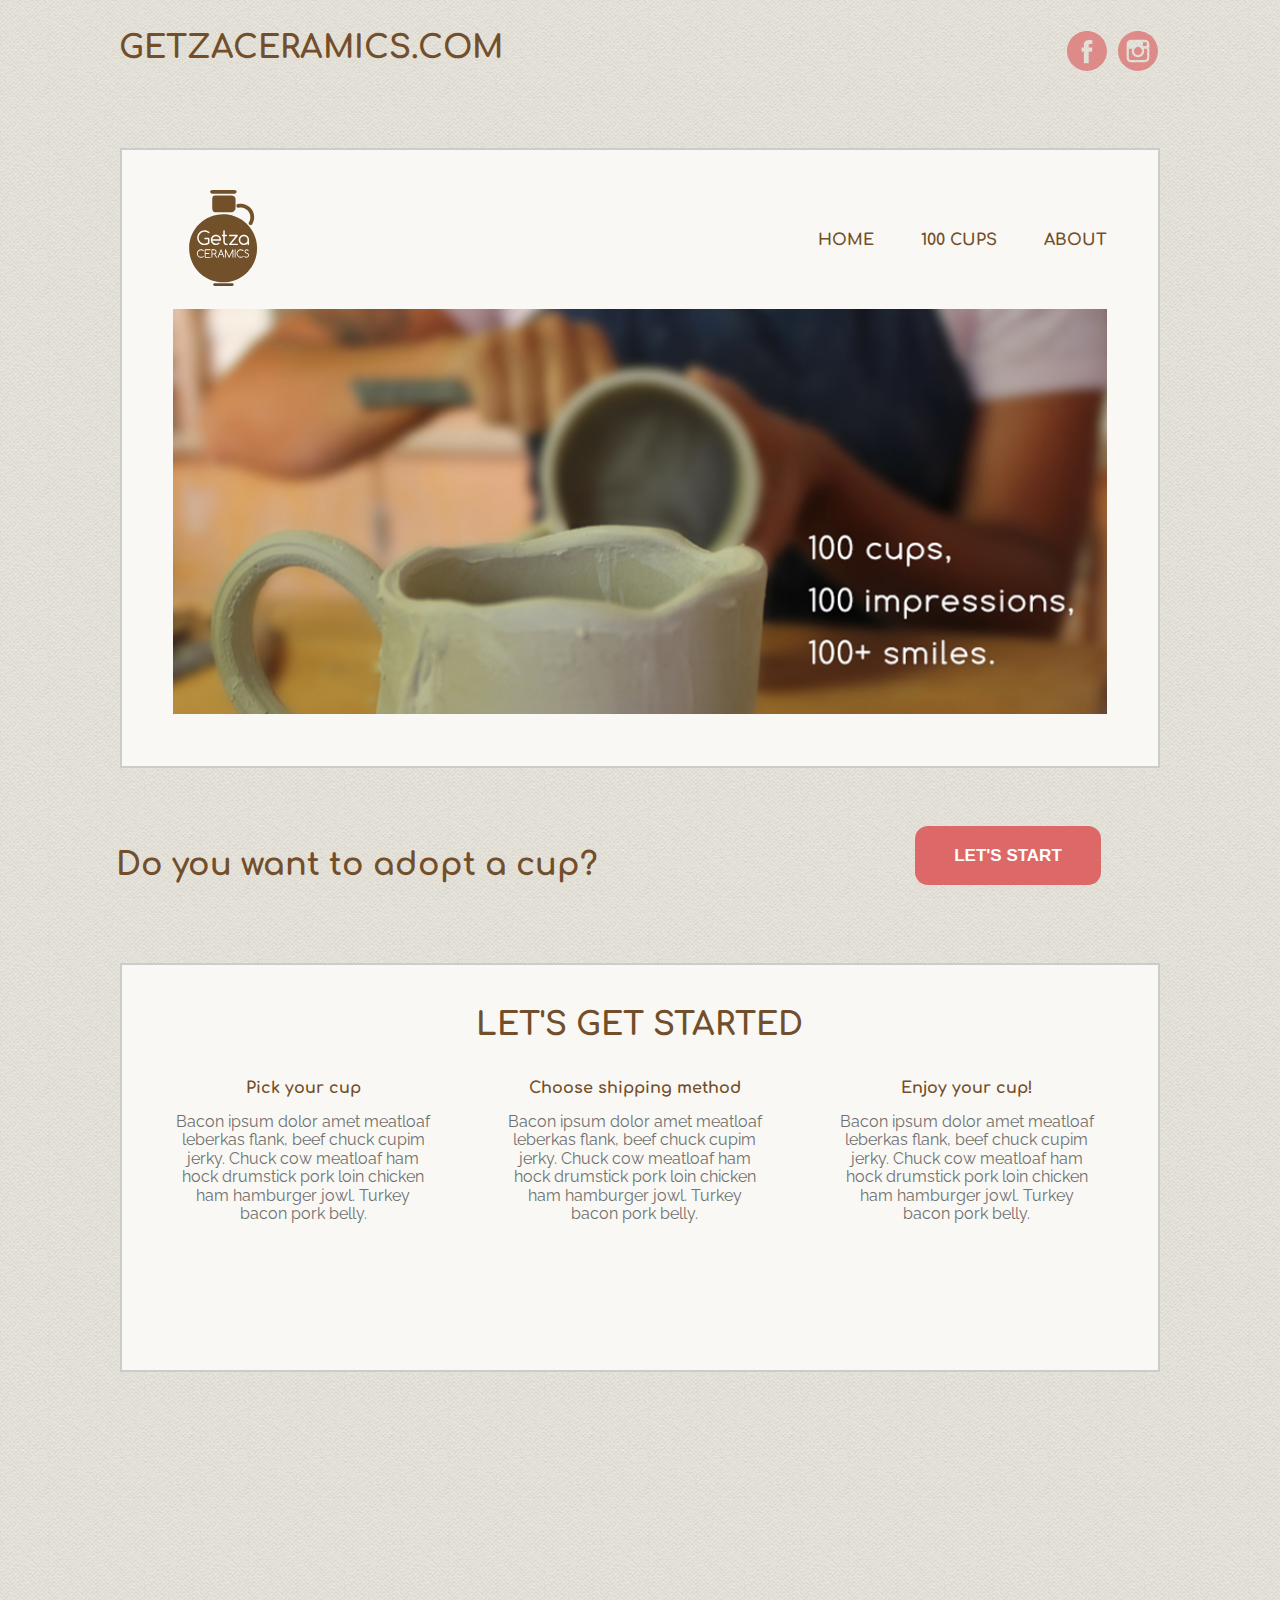
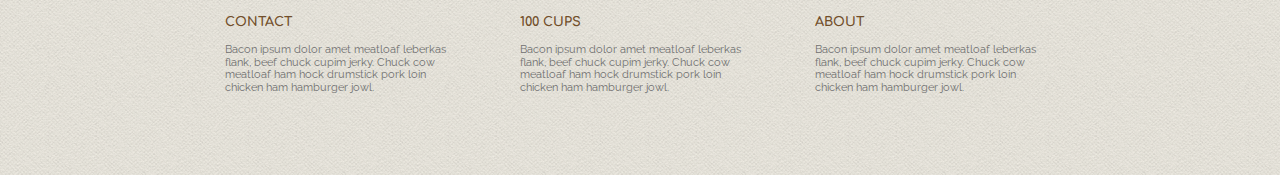
<file: index.html>
<!DOCTYPE html>
<html>
<head>
	<meta charset="utf-8">
  	<meta name="viewport" content="width=device-width, initial-scale=1">
 	<title>Getzaceramics | Handmade Ceramics</title>
 	<link rel="stylesheet" href="css/normalize.css">
 	<link rel="stylesheet" href="css/style.css">
 	<link href="https://fonts.googleapis.com/css?family=Comfortaa|Raleway" rel="stylesheet">
</head>
<body>
	<div class="wrapper">
			<header>
				<ul>
				<li> <h1> GETZACERAMICS.COM</h1></li>	
				<li> <a href="https://www.facebook.com/getzaceramics/"><img src="images/facebook.svg" alt="link to facebook"></a>
				</li>
				<li> <a href="https://www.instagram.com/explore/tags/getzaceramics/"><img src="images/instagram.svg" alt="link to instagram"></a>
				</li>
				
				</ul>
			</header>
		<div class="container">		
			
			<nav>
				<ul>
				<li><img src="images/logo-gc.svg"><a href="index.html"></a> </li>
    			<li class="border"><a href="index.html"> HOME</a></li>
				<li class="border"><a href="100cups.html"> 100 CUPS</a></li>
				<li class="border"><a href="about.html"> ABOUT</a></li>
			
				
				</ul>
			</nav>
			
			<div class="banner">
				<img src="images/banner.jpg"/>
			</div>
		</div>
		<section>
		<div class="call-for-action">
		<h1> Do you want to adopt a cup?</h1>
		</div>
		<div class="button">
		<a href="100cups.html" class="myButton"> LET'S START</a>
		</div>
		</section>
		<div class="container-sm">
			<div class="title">
				<h1> LET'S GET STARTED</h1>
			</div>
			<article>
				<h2> Pick your cup </h2>
				<p>
					Bacon ipsum dolor amet meatloaf leberkas flank, beef chuck cupim jerky. Chuck cow meatloaf ham hock drumstick pork loin chicken ham hamburger jowl. Turkey bacon pork belly.
				</p>
			</article>
			<article>
				<h2> Choose shipping method </h2>
				<p>
					Bacon ipsum dolor amet meatloaf leberkas flank, beef chuck cupim jerky. Chuck cow meatloaf ham hock drumstick pork loin chicken ham hamburger jowl. Turkey bacon pork belly.
				</p>
			</article>
			<article>
				<h2> Enjoy your cup! </h2>
				<p>
					Bacon ipsum dolor amet meatloaf leberkas flank, beef chuck cupim jerky. Chuck cow meatloaf ham hock drumstick pork loin chicken ham hamburger jowl. Turkey bacon pork belly.
				</p>
			</article>
		</div>

			<footer>
				<article>
					<h3> CONTACT </h3>
					<p>Bacon ipsum dolor amet meatloaf leberkas flank, beef chuck cupim jerky. Chuck cow meatloaf ham hock drumstick pork loin chicken ham hamburger jowl.
					</p>
				</article>
				<article>
					<h3> 100 CUPS</h3>
					<p>Bacon ipsum dolor amet meatloaf leberkas flank, beef chuck cupim jerky. Chuck cow meatloaf ham hock drumstick pork loin chicken ham hamburger jowl.
					</p>
				</article>
				<article>
					<h3> ABOUT </h3>
					<p>Bacon ipsum dolor amet meatloaf leberkas flank, beef chuck cupim jerky. Chuck cow meatloaf ham hock drumstick pork loin chicken ham hamburger jowl.
					</p>
				</article>
			</footer>
		
	 
  	</div>
</body>
</html>
</file>
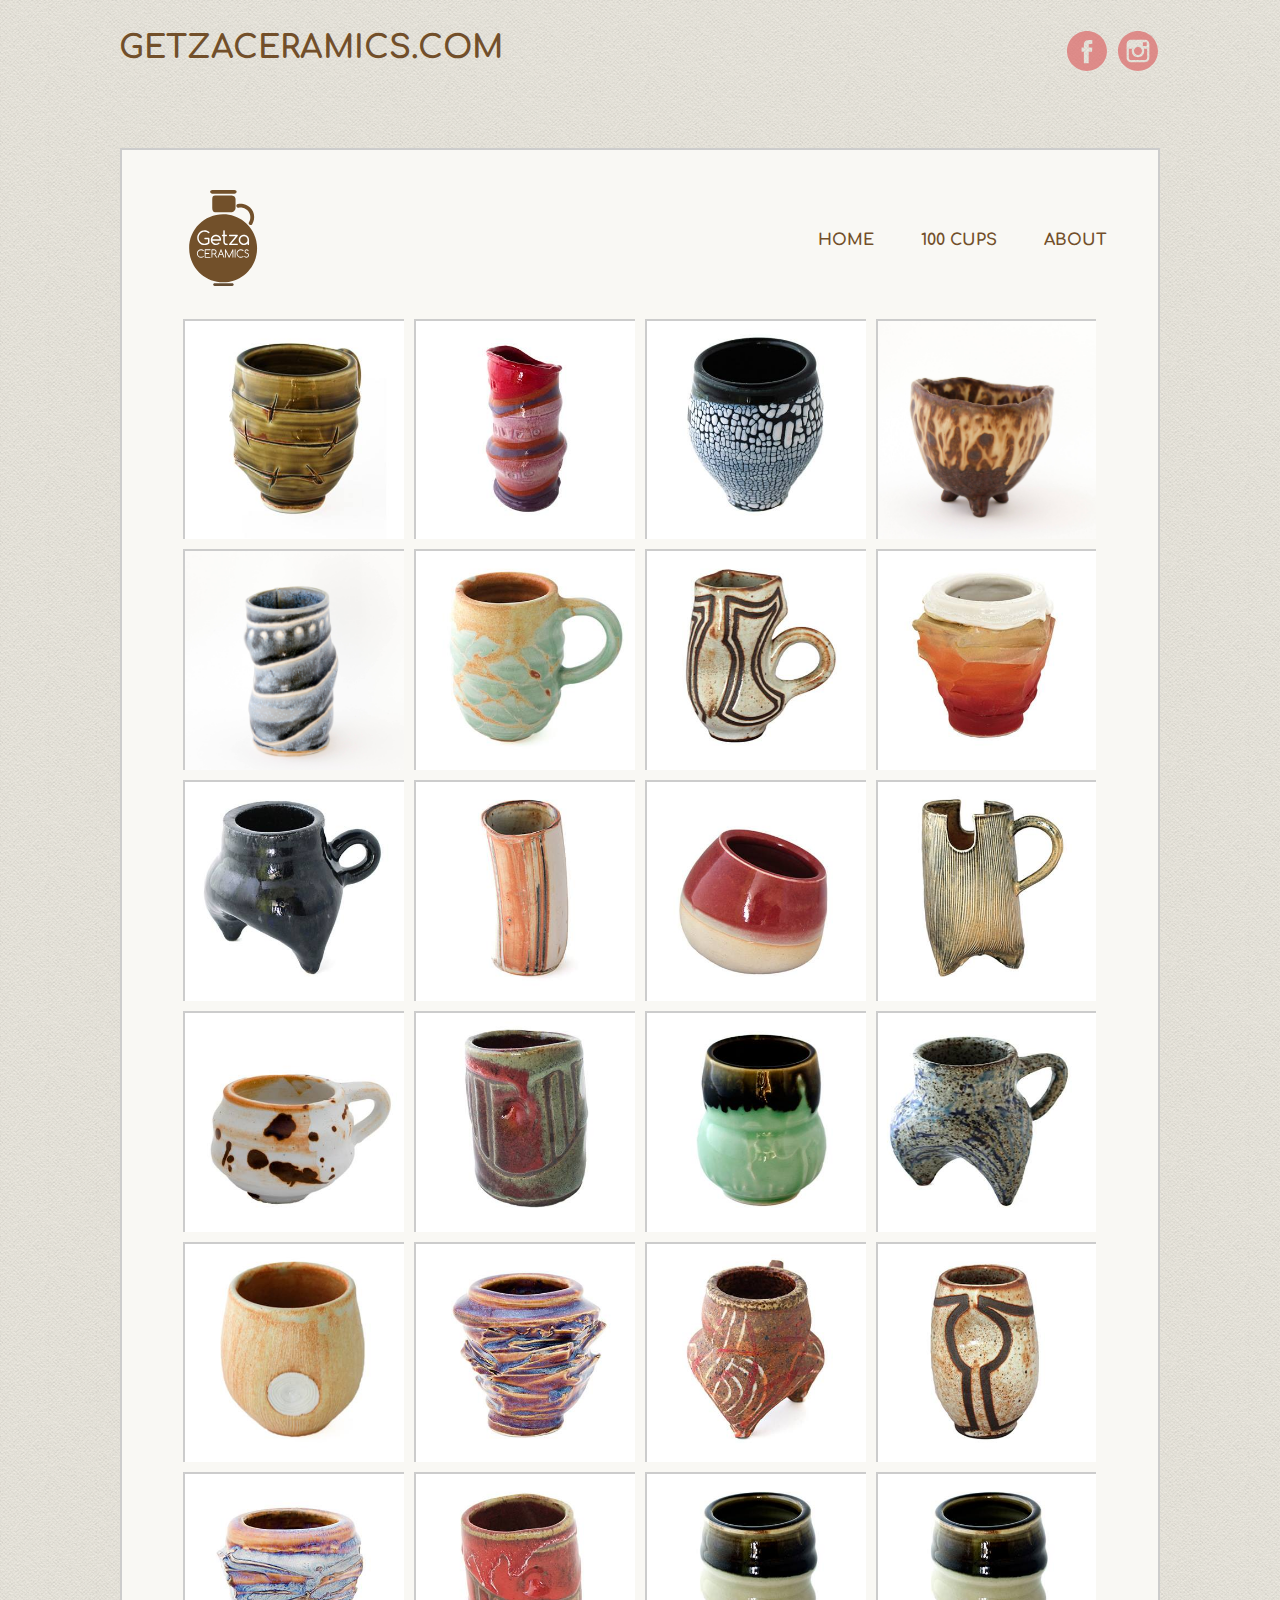
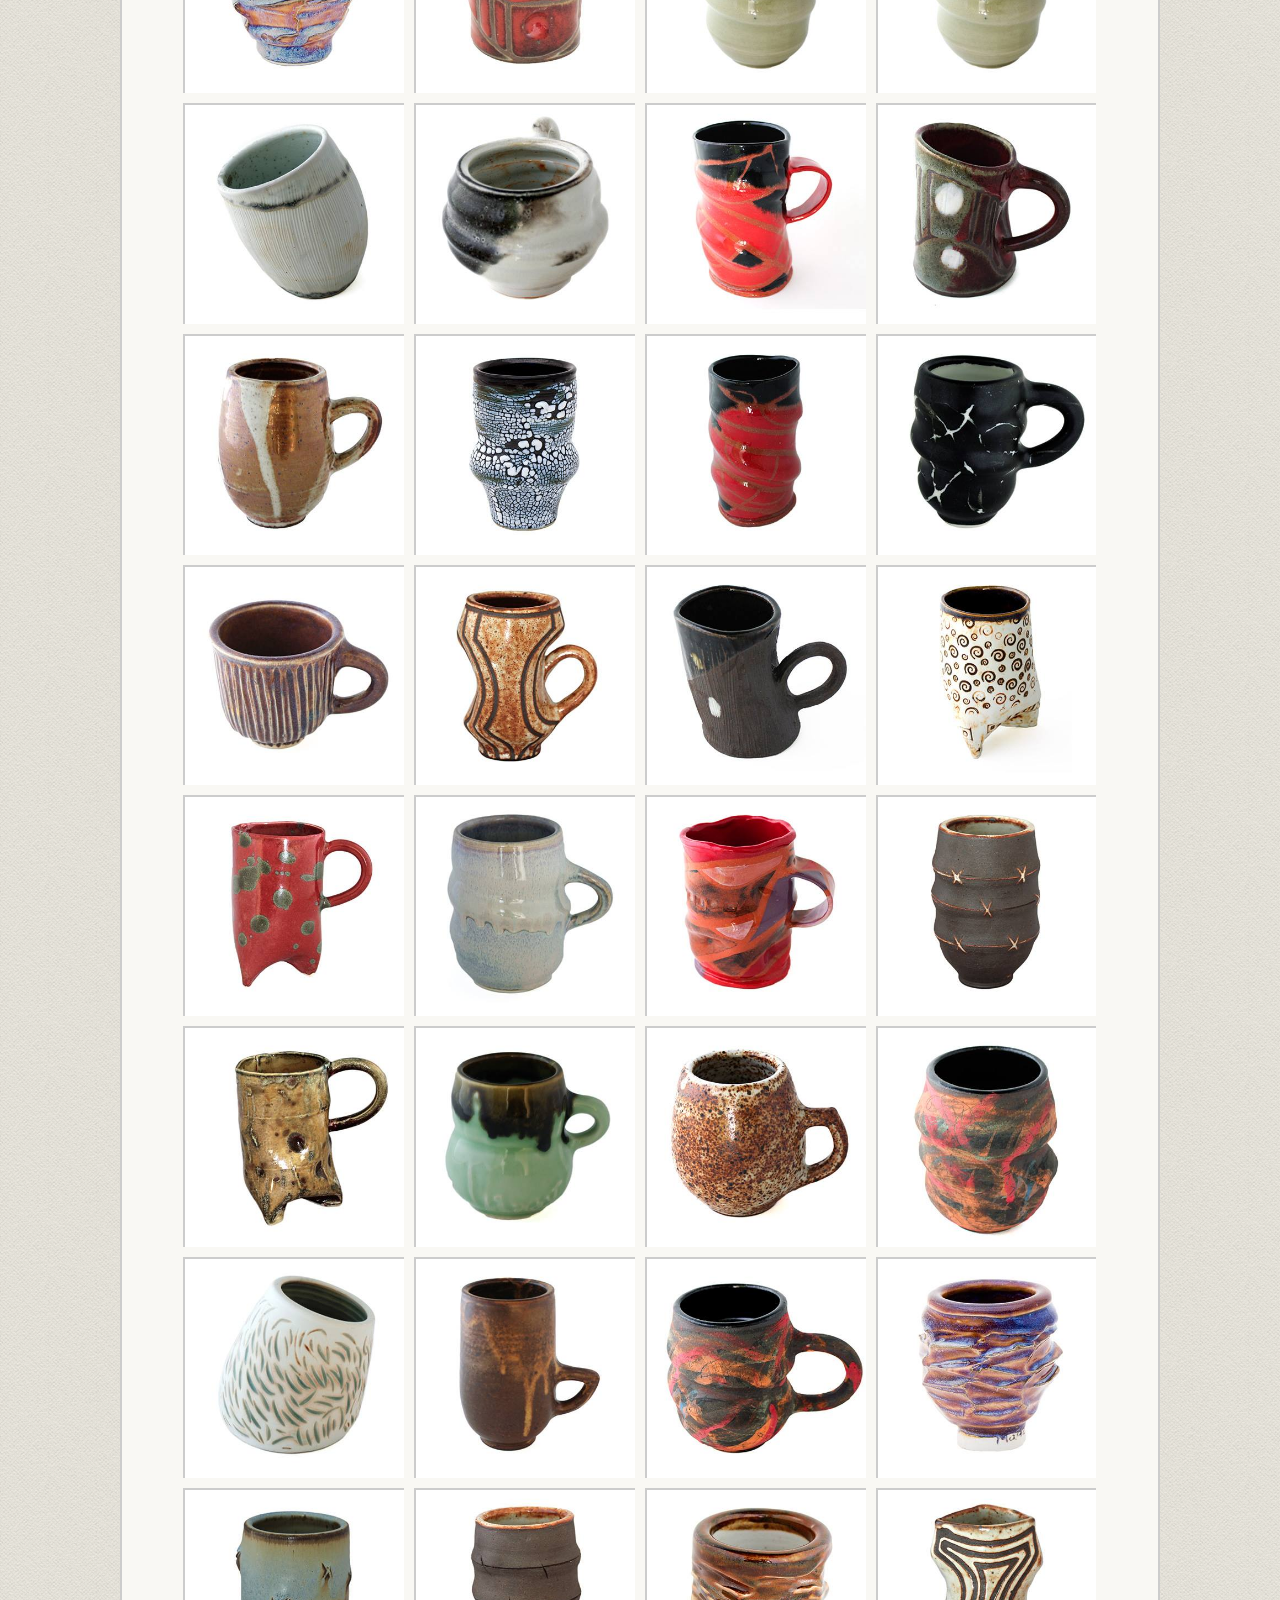
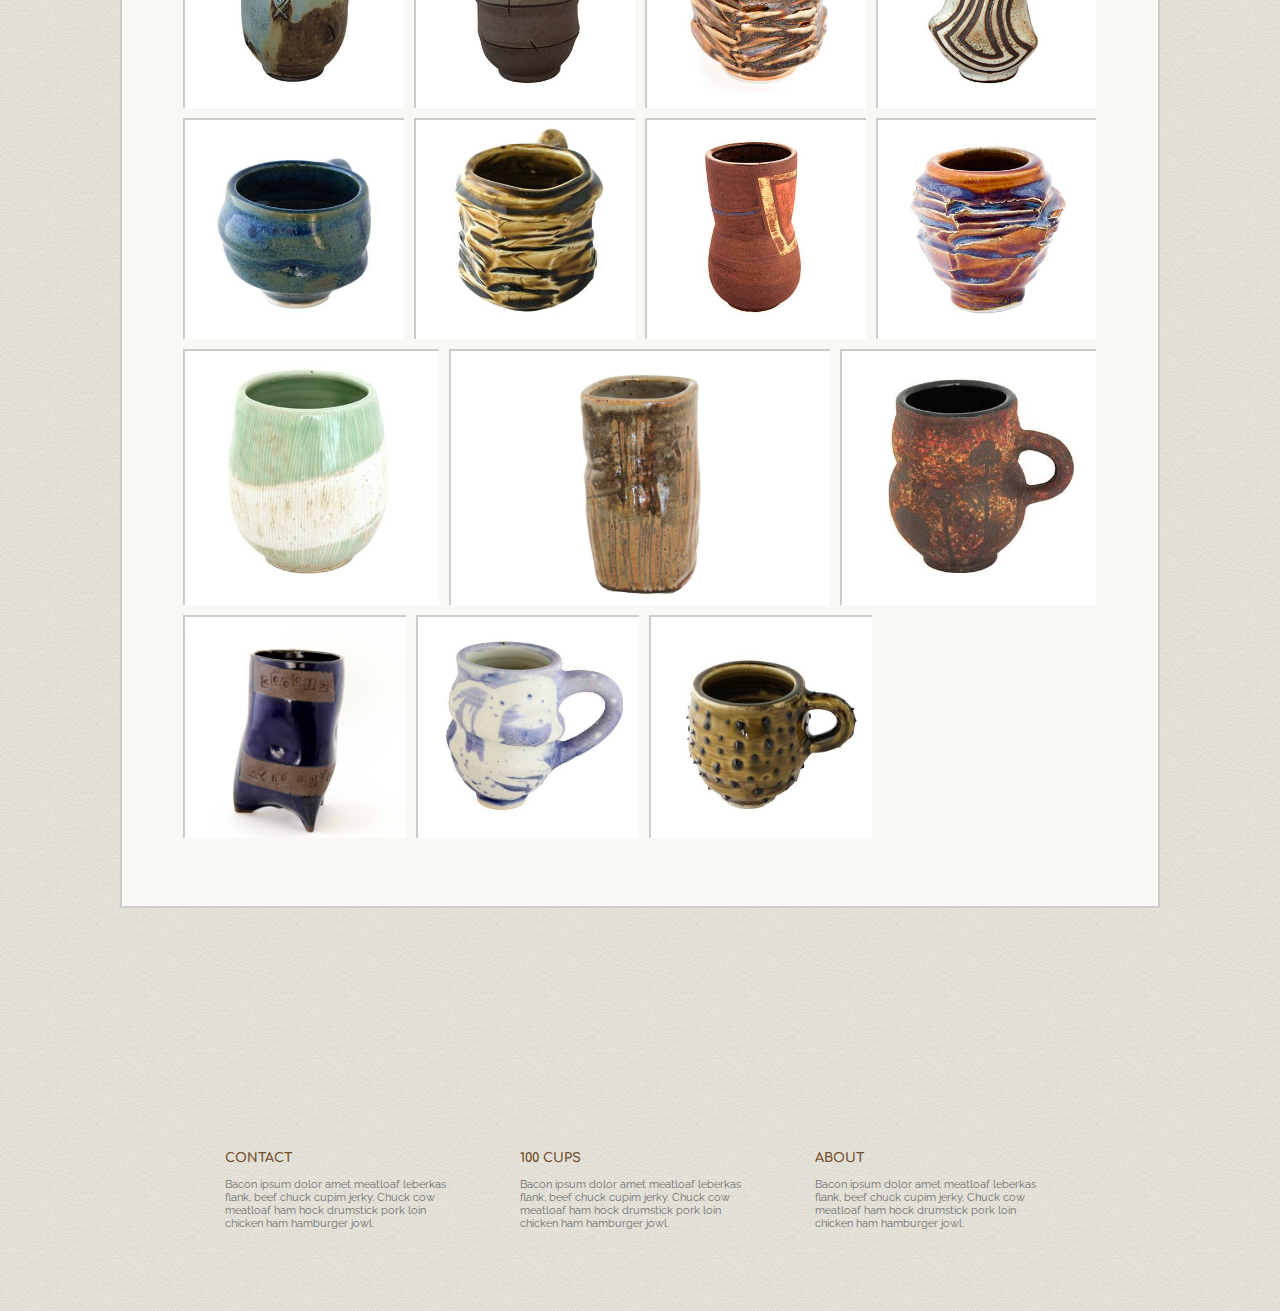
<file: 100cups.html>
<!DOCTYPE html>
<html>
<head>
	<meta charset="utf-8">
  	<meta name="viewport" content="width=device-width, initial-scale=1">
 	<title>Getzaceramics | Handmade Ceramics</title>
 	<link rel="stylesheet" href="css/normalize.css">
 	<link rel="stylesheet" href="css/style.css">
 	<link rel="stylesheet" href="css/justifiedGallery.min.css">
 	<link rel="stylesheet" href="css/colorbox.css">
 	<link href="https://fonts.googleapis.com/css?family=Comfortaa|Raleway" rel="stylesheet">
</head>
<body>
	<div class="wrapper">
			<header>
				<ul>
				<li> <h1> GETZACERAMICS.COM</h1></li>	
				<li> <a href="https://www.facebook.com/getzaceramics/"><img src="images/facebook.svg" alt="link to facebook"></a>
				</li>
				<li> <a href="https://www.instagram.com/explore/tags/getzaceramics/"><img src="images/instagram.svg" alt="link to instagram"></a>
				</li>
				
				</ul>
			</header>
			</header>
		<div class="container-2">		
			
			<nav>
				<ul>
				<li><img src="images/logo-gc.svg"><a href="index.html"></a> </li>
    			<li class="border"><a href="index.html"> HOME</a></li>
				<li class="border"><a href="100cups.html"> 100 CUPS</a></li>
				<li class="border"><a href="about.html"> ABOUT</a></li>
				</ul>
			</nav>
			<div id="mygallery" >
	    
	    	<a class='gallery' href="images/100cups.jpg">
	        <img  alt="ADOPTED" src="images/100cups.jpg"/>
	    	</a>
	    	<a class='gallery' href="images/100cups_2.jpg">
	        <img alt="ADOPTED" src="images/100cups_2.jpg"/>
	    	</a>
	    	<a  class='gallery'href="images/100cups_3.jpg">
	        <img alt="ADOPTED" src="images/100cups_3.jpg"/>
	    	</a>
	    	<a  class='gallery' href="images/100cups_4.jpg">
	        <img alt="ADOPTED" src="images/100cups_4.jpg"/>
	    	</a>
	    	<a class='gallery' href="images/100cups_5.jpg">
	        <img alt="ADOPTED" src="images/100cups_5.jpg"/>
	    	</a>
	    	<a class='gallery' href="images/100cups_6.jpg">
	        <img alt="ADOPTED" src="images/100cups_6.jpg"/>
	    	</a>
	    	<a class='gallery' href="images/100cups_7.jpg">
	        <img alt="ADOPTED" src="images/100cups_7.jpg"/>
	    	</a>
	    	<a  class='gallery' href="images/100cups_8.jpg">
	        <img alt="ADOPTED" src="images/100cups_8.jpg"/>
	    	</a>
	    	<a class='gallery' href="images/100cups_9.jpg">
	        <img alt="ADOPTED" src="images/100cups_9.jpg"/>
	    	</a>
	    	<a class='gallery' href="images/100cups_10.jpg">
	        <img alt="ADOPTED" src="images/100cups_10.jpg"/>
	    	</a>
	    	<a  class='gallery' href="images/100cups_11.jpg">
	        <img alt="ADOPTED" src="images/100cups_11.jpg"/>
	    	</a>
	    	<a class='gallery' href="images/100cups_12.jpg">
	        <img alt="ADOPTED" src="images/100cups_12.jpg"/>
	    	</a>
	    	<a class='gallery' href="images/100cups_13.jpg">
	        <img alt="ADOPTED" src="images/100cups_13.jpg"/>
	    	</a>
	    	<a  class='gallery' href="images/100cups_14.jpg">
	        <img alt="ADOPTED" src="images/100cups_14.jpg"/>
	    	</a>
	    	<a class='gallery' href="images/100cups_15.jpg">
	        <img alt="ADOPTED" src="images/100cups_15.jpg"/>
	    	</a>
	    	<a  class='gallery' href="images/100cups_16.jpg">
	        <img alt="ADOPTED" src="images/100cups_16.jpg"/>
	    	</a>
	    	<a class='gallery' href="images/100cups_17.jpg">
	        <img alt="ADOPTED" src="images/100cups_17.jpg"/>
	    	</a>
	    	<a class='gallery' href="images/100cups_18.jpg">
	        <img alt="ADOPTED" src="images/100cups_18.jpg"/>
	    	</a>
	    	<a class='gallery' href="images/100cups_19.jpg">
	        <img alt="ADOPTED" src="images/100cups_19.jpg"/>
	    	</a>
	    	<a class='gallery' href="images/100cups_20.jpg">
	        <img alt="ADOPTED" src="images/100cups_20.jpg"/>
	    	</a>
	    	<a  class='gallery' href="images/100cups_21.jpg">
	        <img alt="ADOPTED" src="images/100cups_21.jpg"/>
	    	</a>
	    	<a class='gallery' href="images/100cups_22.jpg">
	        <img alt="ADOPTED" src="images/100cups_22.jpg"/>
	    	</a>
	    	<a class='gallery' href="images/100cups_23.jpg">
	        <img alt="ADOPTED" src="images/100cups_24.jpg"/>
	    	</a>
	    	<a class='gallery' href="images/100cups_24.jpg">
	        <img alt="ADOPTED" src="images/100cups_24.jpg"/>
	    	</a>
	    	<a  class='gallery' href="images/100cups_25.jpg">
	        <img alt="ADOPTED" src="images/100cups_25.jpg"/>
	    	</a>
	    	<a  class='gallery' href="images/100cups_26.jpg">
	        <img alt="ADOPTED" src="images/100cups_26.jpg"/>
	    	</a>
	    	<a class='gallery' href="images/100cups_27.jpg">
	        <img alt="ADOPTED" src="images/100cups_27.jpg"/>
	    	</a>
	    	<a class='gallery' href="images/100cups_28.jpg">
	        <img alt="ADOPTED" src="images/100cups_28.jpg"/>
	    	</a>
	    	<a class='gallery' href="images/100cups_29.jpg">
	        <img alt="ADOPTED" src="images/100cups_29.jpg"/>
	    	</a>
	    	<a class='gallery' href="images/100cups_30.jpg">
	        <img alt="ADOPTED" src="images/100cups_30.jpg"/>
	    	</a>
	    	<a class='gallery' href="images/100cups_31.jpg">
	        <img alt="ADOPTED" src="images/100cups_31.jpg"/>
	    	</a>
	    	<a class='gallery' href="images/100cups_32.jpg">
	        <img alt="ADOPTED" src="images/100cups_32.jpg"/>
	    	</a>
	    	<a class='gallery' href="images/100cups_33.jpg">
	        <img alt="ADOPTED" src="images/100cups_33.jpg"/>
	    	</a>
	    	<a class='gallery' href="images/100cups_34.jpg">
	        <img alt="ADOPTED" src="images/100cups_34.jpg"/>
	    	</a>
	    	<a class='gallery' href="images/100cups_35.jpg">
	        <img alt="ADOPTED" src="images/100cups_35.jpg"/>
	    	</a>
	    	<a href="images/100cups_36.jpg">
	        <img alt="ADOPTED" src="images/100cups_36.jpg"/>
	    	</a>
	    	<a class='gallery' href="images/100cups_37.jpg">
	        <img alt="ADOPTED" src="images/100cups_37.jpg"/>
	    	</a>
	    	<a class='gallery' href="images/100cups_38.jpg">
	        <img alt="ADOPTED" src="images/100cups_38.jpg"/>
	    	</a>
	    	<a class='gallery' href="images/100cups_39.jpg">
	        <img alt="ADOPTED" src="images/100cups_39.jpg"/>
	    	</a>
	    	<a class='gallery' href="images/100cups_40.jpg">
	        <img alt="ADOPTED" src="images/100cups_40.jpg"/>
	    	</a>
	    	<a class='gallery' href="images/100cups_41.jpg">
	        <img alt="ADOPTED" src="images/100cups_41.jpg"/>
	    	</a>
	    	<a class='gallery' href="images/100cups_42.jpg">
	        <img alt="ADOPTED" src="images/100cups_42.jpg"/>
	    	</a>
	    	<a  class='gallery' href="images/100cups_43.jpg">
	        <img alt="ADOPTED" src="images/100cups_43.jpg"/>
	    	</a>
	    	<a class='gallery' href="images/100cups_44.jpg">
	        <img alt="ADOPTED" src="images/100cups_44.jpg"/>
	    	</a>
	    	<a class='gallery' href="images/100cups_45.jpg">
	        <img alt="ADOPTED" src="images/100cups_45.jpg"/>
	    	</a>
	    	<a class='gallery' href="images/100cups_46.jpg">
	        <img alt="ADOPTED" src="images/100cups_46.jpg"/>
	    	</a>
	    	<a class='gallery' href="images/100cups_47.jpg">
	        <img alt="ADOPTED" src="images/100cups_47.jpg"/>
	    	</a>
	    	<a class='gallery' href="images/100cups_48.jpg">
	        <img alt="ADOPTED" src="images/100cups_48.jpg"/>
	    	</a>
	    	<a class='gallery' href="images/100cups_49.jpg">
	        <img alt="ADOPTED" src="images/100cups_49.jpg"/>
	    	</a>
	    	<a class='gallery' href="images/100cups_50.jpg">
	        <img alt="ADOPTED" src="images/100cups_50.jpg"/>
	    	</a>
	    	<a class='gallery' href="images/100cups_51.jpg">
	        <img alt="ADOPTED" src="images/100cups_51.jpg"/>
	    	</a>
	    	<a  class='gallery' href="images/100cups_52.jpg">
	        <img alt="ADOPTED" src="images/100cups_52.jpg"/>
	    	</a>
	    	<a class='gallery' href="images/100cups_53.jpg">
	        <img alt="ADOPTED" src="images/100cups_53.jpg"/>
	    	</a>
	    	<a class='gallery' href="images/100cups_54.jpg">
	        <img alt="ADOPTED" src="images/100cups_54.jpg"/>
	    	</a>
	    	<a class='gallery' href="images/100cups_55.jpg">
	        <img alt="ADOPTED" src="images/100cups_55.jpg"/>
	    	</a>
	    	<a class='gallery' href="images/100cups_56.jpg">
	        <img alt="ADOPTED" src="images/100cups_56.jpg"/>
	    	</a>
	    	<a  class='gallery'href="images/100cups_57.jpg">
	        <img alt="ADOPTED" src="images/100cups_57.jpg"/>
	    	</a>
	    	<a class='gallery' href="images/100cups_58.jpg">
	        <img alt="ADOPTED" src="images/100cups_58.jpg"/>
	    	</a>
	    	<a class='gallery' href="images/100cups_59.jpg">
	        <img alt="ADOPTED" src="images/100cups_59.jpg"/>
	    	</a>
	    	<a  class='gallery' href="images/100cups_60.jpg">
	        <img alt="ADOPTED" src="images/100cups_60.jpg"/>
	    	</a>
	    	<a  class='gallery' href="images/100cups_61.jpg">
	        <img alt="ADOPTED" src="images/100cups_61.jpg"/>
	    	</a>
	    	<a  class='gallery' href="images/100cups_62.jpg">
	        <img alt="ADOPTED" src="images/100cups_62.jpg"/>
	    	</a>



	    	<!-- other images... -->
			</div>
		
		</div>
		

			<footer>
				<article>
					<h3> CONTACT </h3>
					<p>Bacon ipsum dolor amet meatloaf leberkas flank, beef chuck cupim jerky. Chuck cow meatloaf ham hock drumstick pork loin chicken ham hamburger jowl.
					</p>
				</article>
				<article>
					<h3> 100 CUPS</h3>
					<p>Bacon ipsum dolor amet meatloaf leberkas flank, beef chuck cupim jerky. Chuck cow meatloaf ham hock drumstick pork loin chicken ham hamburger jowl.
					</p>
				</article>
				<article>
					<h3> ABOUT </h3>
					<p>Bacon ipsum dolor amet meatloaf leberkas flank, beef chuck cupim jerky. Chuck cow meatloaf ham hock drumstick pork loin chicken ham hamburger jowl.
					</p>
				</article>
			</footer>
		
	 	<script src="https://ajax.googleapis.com/ajax/libs/jquery/2.1.4/jquery.min.js"></script>
	 	<script src="js/jquery.justifiedGallery.min.js"></script>
		<script src="js/jquery.colorbox-min.js"></script>
  	<script src="js/javascript.js"></script>
  	<script>
  jQuery('a.gallery').colorbox();
</script
	
	
  	</div>
</body>
</html>
</file>
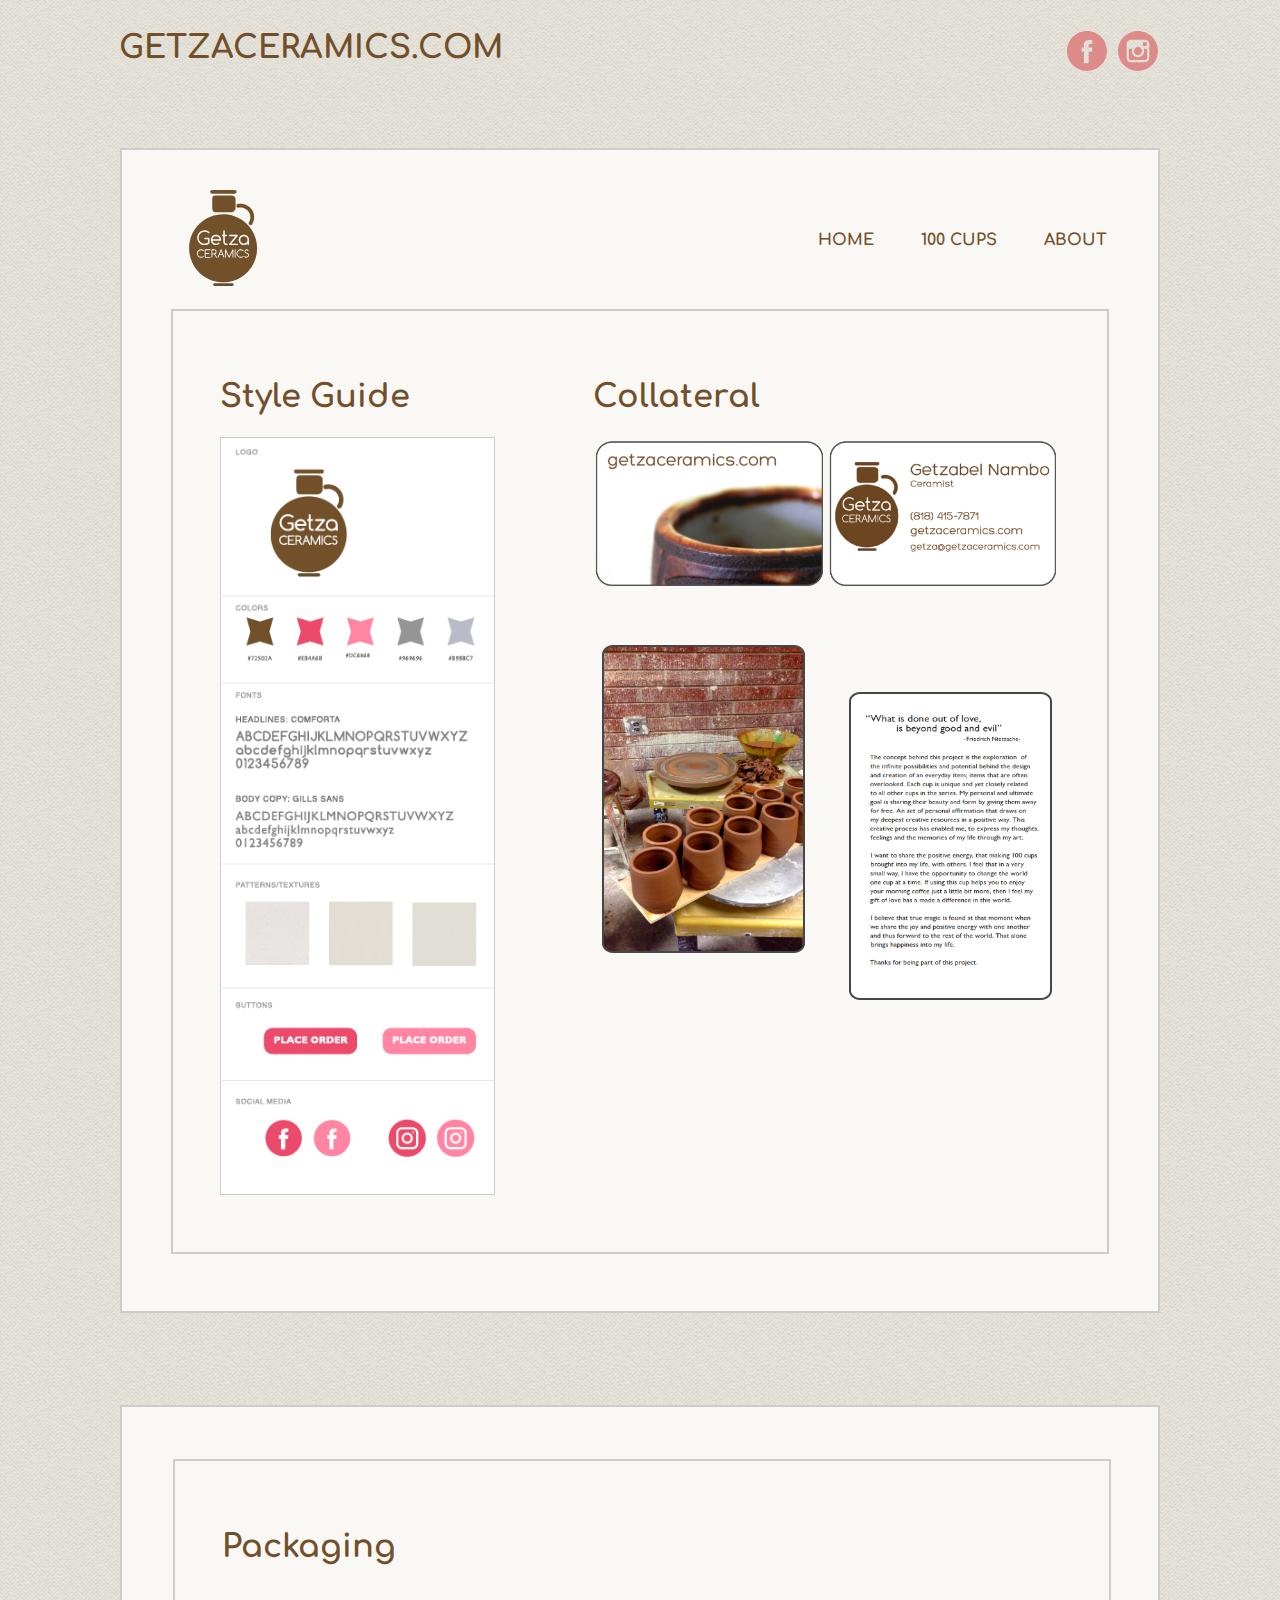
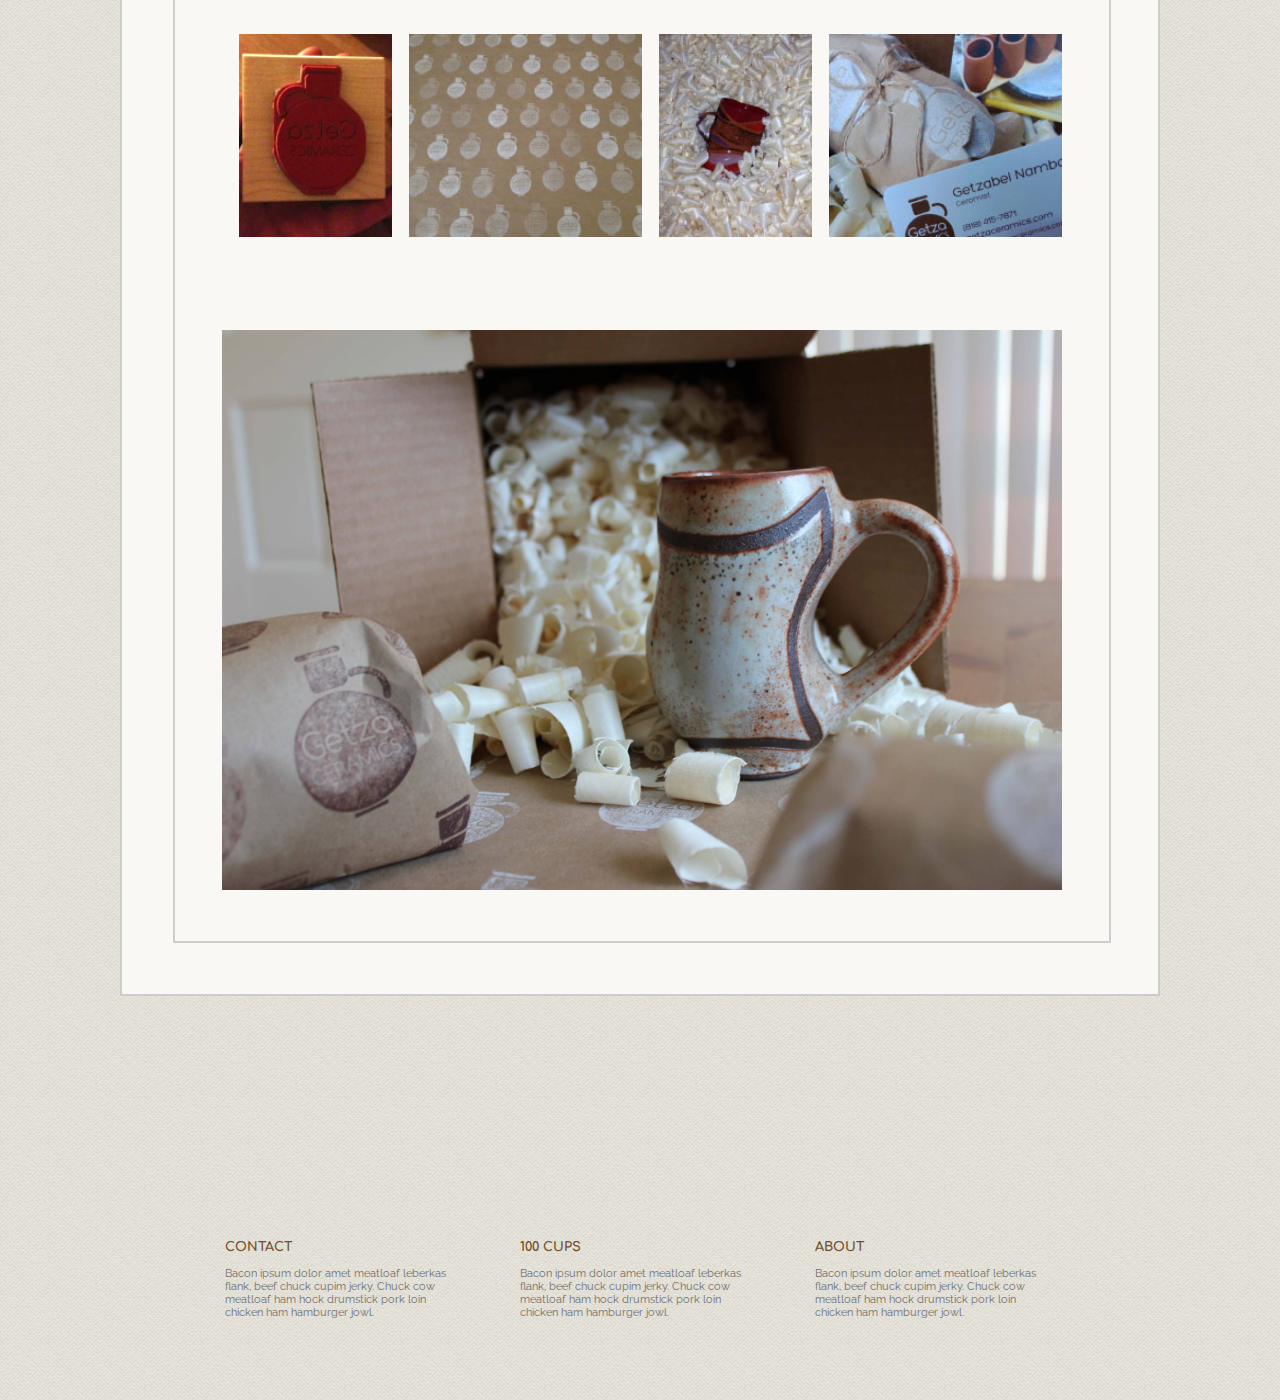
<file: about.html>
<!DOCTYPE html>
<html>
<head>
	<meta charset="utf-8">
  	<meta name="viewport" content="width=device-width, initial-scale=1">
 	<title>Getzaceramics | Handmade Ceramics</title>
 	<link rel="stylesheet" href="css/normalize.css">
 	<link rel="stylesheet" href="css/style.css">
 	<link href="https://fonts.googleapis.com/css?family=Comfortaa|Raleway" rel="stylesheet">
</head>
<body>
	<div class="wrapper">
			<header>
				<ul>
				<li> <h1> GETZACERAMICS.COM</h1></li>	
				<li> <a href="https://www.facebook.com/getzaceramics/"><img src="images/facebook.svg" alt="link to facebook"></a>
				</li>
				<li> <a href="https://www.instagram.com/explore/tags/getzaceramics/"><img src="images/instagram.svg" alt="link to instagram"></a>
				</li>
				
				</ul>
			</header>
		<div class="container-2">		
			
			<nav>
				<ul>
				<li><img src="images/logo-gc.svg"><a href="index.html"></a> </li>
    			<li class="border"><a href="index.html"> HOME</a></li>
				<li class="border"><a href="100cups.html"> 100 CUPS</a></li>
				<li class="border"><a href="about.html"> ABOUT</a></li>
				</ul>
			</nav>
			<div class="container-inside">
				<div class="styleguide">
					<h1> Style Guide </h1>
					<img src="images/styleguide-narrow.png"/>
				</div>

				<div class="collateral">
						<div class="title-2">
					<h1> Collateral </h1>
					</div>
					
					
					<div class="businesscards">
						<div class="businesscard-left">
						<img src="images/businesscard-back.png"/>
						</div>
						<div class="businesscard-right">
						<img src="images/businesscard.png"/>
						</div>
					</div>
				</div>
				<div class="collateral-2">
					<div class="postcards">

						<div class="postcard-left">
						<img src="images/postcard-front.png"/>
						</div>
						<div class="postcard-right">
						<img src="images/postcard-back.png"/>
						</div>
					</div>
				</div>
			</div>
		
		</div>
		<div class="container-sm-2">
			<div class="inside-container-sm-2">
				<div class="title-3">
					<h1> Packaging </h1>
				</div>
				<div class="packaging">
				<img src="images/stamp.jpg">
				<img src="images/wrapping-papper-sm.jpg">
				<img src="images/woodcurls.jpg">
				<img src="images/insidebox.jpg">
				</div>
				<div class="packaging-2">
					<img src="images/packaging.jpg">
				</div>
			</div>
		</div>

			<footer>
				<article>
					<h3> CONTACT </h3>
					<p>Bacon ipsum dolor amet meatloaf leberkas flank, beef chuck cupim jerky. Chuck cow meatloaf ham hock drumstick pork loin chicken ham hamburger jowl.
					</p>
				</article>
				<article>
					<h3> 100 CUPS</h3>
					<p>Bacon ipsum dolor amet meatloaf leberkas flank, beef chuck cupim jerky. Chuck cow meatloaf ham hock drumstick pork loin chicken ham hamburger jowl.
					</p>
				</article>
				<article>
					<h3> ABOUT </h3>
					<p>Bacon ipsum dolor amet meatloaf leberkas flank, beef chuck cupim jerky. Chuck cow meatloaf ham hock drumstick pork loin chicken ham hamburger jowl.
					</p>
				</article>
			</footer>
		
	 	<script src="https://ajax.googleapis.com/ajax/libs/jquery/2.1.4/jquery.min.js"></script>

</body>
</html>
</file>
<file: css/style.css>
/* Colors
light brown:#f9f8f4
dark brown:#724f2a
medium brown:#dcd8ce
salmon:#dc6868
light salmon:#ff9999;
gray:#bebebe
light gray:#dddddd
dark gray:#707070
8e6336
*/
body{
	background-image: url("../images/seamless_paper_texture.png");
	background-repeat: repeat;
	background-cover;
   	width: 100%;
   	height: 100%;
    position: absolute;
    display:block;   
}
.wrapper{
	width: 90%;
	height: 100%;
	margin: 0 auto;	
}
.container{
	width: 90%;
	height:auto;
	background-color: #f9f8f4;
	display: block;
	margin: 0 auto;
	border:2px solid #ccc;
	display: flex;
    flex-direction: column;
}
.container-2{
	width: 90%;
	height:auto;
	background-color: #f9f8f4;
	margin: 0 auto;
	border:2px solid #ccc;
	display: flex;
    flex-direction: column;
    flex-wrap: wrap;
    padding-bottom: 5%;
}
.container-inside{
	width: 90%;
	height:100%;
	background-color: #f9f8f4;
	display: block;
	margin: 0 auto;
	padding-bottom: 5%;
	border:2px solid #ccc;
}
.container-sm{
	width: 90%;
	height:45%;
	background-color: #f9f8f4;
	display: block;
	margin: 0 auto;
	border:2px solid #ccc;
}
.content{
	display:flex;
}
.container-sm-2{
	width: 90%;
	height: auto;
	background-color: #f9f8f4;
	margin: 8% auto;
	border:2px solid #ccc;
}
.styleguide{
	height:80%;
	max-width: 35%;
	overflow: hidden;
	float: left;
	margin-left: 5%;
    margin-top: 5%;
}
.banner img{
	width: 90%;
}
.styleguide img{
	width: 90%;
	border:1px #ccc solid;	
}
.collateral{
	height: 50%;
	width: 50%;
	margin:0 auto;
	overflow: hidden;
	float:right;
	margin: 5% 5% 4% 0;
}
.businesscard-left{
	float: left;
	overflow: hidden;
}
.businesscard-right{
	float:right;
	overflow: hidden;
}
.businesscards{display:flex;}
.businesscards img{
	width: 100%;
}
.collateral-2{
	width: 50%;
	float:right;
	overflow: hidden;
	margin: 0 5% 5% 5%;
}
.postcard-left{float: left;}
.postcard-right{
	float: right;
	margin-top: 10%;
}
.packaging{
	display:flex;
	flex-direction:row;
	justify-content:space-between;
	margin: 5%;
	width: 100%;	
}
.packaging img{
	flex-grow:1;
	margin-left: 2%;
	justify-content:space-between;	
}
.inside-container-sm-2{
	border:2px #ccc solid;
	width: 90%;
	margin: 5%;
	display:flex;
	flex-direction:row;
	justify-content:space-between;
	flex-wrap:wrap;
}
.packaging-2{margin:5%;}
.packaging-2 img{width: 100%;}
.title-3{margin:5% 0 0% 5%;}
#mygallery{
	width: 90%;
    margin: 0 auto;
}
#mygallery img{border:2px solid #ccc;}
header{
	width:95%;
	height:10%;
	display: inline-block;
	margin-bottom: 5%;
}
header li:first-child{
	margin-top: 1%;
	flex-grow:2;
}
header li:nth-child(2), header li:nth-child(3){
	margin-top: 2%;
	opacity: .7;
	margin-left: 1%;
}
header li:nth-child(2):hover, header li:nth-child(3):hover{opacity: 1;}
header ul{
    list-style-type: none;
    margin: 0;
    padding: 0;
    overflow: hidden;
    font-family: 'Comfortaa', cursive;
    color:#724f2a;
    text-decoration: none;
    height: 85px;
    display: flex;
}
li:first-child{flex-grow:2;}
li {
    float: left;
    margin-left: 5%;
     font-family: 'Comfortaa', cursive;
    color:#724f2a;
    text-decoration: none;
    align-self:center;
}
nav li:first-child{margin-left: 0;}
a {
	font-family: 'Comfortaa', cursive;
    color:#724f2a;
    text-decoration: none;
    font-weight: bold;
}
a:hover{color:#dc6868;}
.top-nav{
	height: 130px;
	display: flex;
    flex-direction: row;
}
.top-nav img{padding-top: 1%;}
.banner{
	display: flex;
    justify-content: center;
	margin-bottom: 5%;
}
article{
	width: 25%;
    float: left;
    margin-right: 2%;
    margin-left: 5%;
    margin-bottom: 10%;
    text-align: center;
}
nav > ul > li > a {text-decoration: none;}
.border{ position:relative;}
.border:hover::after{
    content:'';
    position:absolute;
    width: 100%;
    height: 0;    
    left:0;
    bottom:-50% ;/*Change this to increase/decrease distance*/
    border-bottom: 2px solid #ff9999;     
}
/* Navigation */
nav {
  	margin: 0 auto;
	padding: 1%;
	width: 90%;
	list-style-type: none;
  	display: -webkit-flex;
 	-webkit-flex-direction: row;
  	-webkit-justify-content: space-between;
  	-webkit-flex-wrap: wrap;
}
nav li:first-child:hover::after{border-bottom: none;}
nav ul {
    list-style-type: none;
    margin-top:4%;
    padding: 0;
	height:10%;
	display: inline-block;
	font-family: 'Comfortaa', cursive;
    color:#724f2a;
    text-decoration: none;
    height: 85px;
    display: inline-flex;
    width: 100%;
    justify-content: flex-end;
}
nav ul:nth-child(2){border-bottom: 2px solid #dddddd;}
nav a {
	display: inline-flex;
	color: inherit;
	text-decoration: none;
}
/* typography */
h1{
	font:cofortaa;
	font-size: 2em;
	color:#724f2a;
	font-family: 'Comfortaa', cursive;
}
h2{
	text-align: center;
	font-size: 1rem;
	color:#724f2a;
	font-family: 'Comfortaa', cursive;
	font-weight: bold;
}
h3{
	text-align: left;
	font-size: .8rem;
	color:#724f2a;
	font-family: 'Comfortaa', cursive;
	font-weight: bold;
}
footer p{text-align: left;}
p{
	font-family: 'Raleway', sans-serif;
	font-size: 1em;
	color:#707070;
}
section{
	margin-top: 5%;
	margin-bottom: 5%;
	width: 90%;
	overflow: hidden;
}
.call-for-action{
	float:left;
	padding-left: 5%;
}
.title{
	text-align: center;
	padding-top: 2%;
}
/* Button Styles*/
.button{float:right;}
.myButton {
	background-color:#dc6868;
	-moz-border-radius:13px;
	-webkit-border-radius:13px;
	border-radius:13px;
	display:inline-block;
	cursor:pointer;
	color:#ffffff;
	font-family:Arial;
	font-size:17px;
	padding:20px 39px;
	text-decoration:none;
}
.myButton:hover {background-color:#ff9999;}
.myButton:active {
	position:relative;
	top:1px;
}
/*footer*/
footer{
	margin-top: 20%;
	padding-bottom: 15%;
	width: 80%;
	margin-left: 10%;
	font-size: .7em;
}
@media screen and (max-width: 760px) {
.banner img{
	width: 90%;
	height: 30%;
}
.content{
	display:flex;
	flex-direction:column;
}
article {
    width: 90%;
    float: left;
    margin-right: 2%;
    margin-left: 5%;
    text-align: center;
}
nav a {
	display: inline-flex;
	color: inherit;
	text-decoration: none;
	flex-wrap:wrap;
}
header{
	margin: 0 auto;
	height: 100px;
}
header ul{
	width: 100%;
	margin: 0 auto;
}
header li:first-child{margin-top: 1%;}

header h1 {
    font-size: .9em;
    color: #724f2a;
    font-family: 'Comfortaa', cursive;
    float: left;
}
header li {
    float: left;
    margin-left: 5%;
    font-family: 'Comfortaa', cursive;
    color: #724f2a;
    text-decoration: none;   
}
h1{font-size: 1.2rem;}
nav li{

    float: left;
    margin-left: 5%;
    font-family: 'Comfortaa', cursive;
    color: #724f2a;
    text-decoration: none;
    align-self: center;
    font-size: 0.7rem;
}
.myButton {
    background-color: #dc6868;
    -moz-border-radius: 13px;
    -webkit-border-radius: 13px;
    border-radius: 13px;
    display: inline-block;
    cursor: pointer;
    color: #fff;
    font-family: Raleway;
    font-size: 17px;
    padding: 10px 20px;
    text-decoration: none;
    text-align: center;
    font-size: .8rem;
}
.container-sm {
    width: 90%;
    height: auto;
    background-color: #f9f8f4;
    margin: 0 auto;
    border: 2px solid #ccc;
    display: flex;
    flex-direction: column;
}
.container-inside {
    width: 90%;
    height: 100%;
    background-color: #f9f8f4;
    display: block;
    margin: 0 auto;
    display: flex;
    flex-direction: column;
    border: none;
}
.styleguide {
    height: 100%;
    max-width: 100%;
}
.title-2{margin: 5%;}
.collateral {
    height: 90%;
    width: 100%;
    margin: 5% 5% 4% 0;
    display: flex;
    flex-direction: column;
}
.businesscards {display: inline-block;}
.collateral-2 {width: 90%;}
.packaging{
   	border:none;
    margin: 5%;
    width: 90%;
    flex-wrap: wrap;
    align-items:center;
}
.inside-container-sm-2{
	border:none;
}
.packaging img {
    flex-grow: 0;
    margin: 2%
}
.packaging-2 img {
    width: 90%;
}
.postcard-right {
    float: right;
    margin-top: 5%;
}
}
</file>
<file: css/colorbox.css>
/*
    Colorbox Core Style:
    The following CSS is consistent between example themes and should not be altered.
*/
#colorbox, #cboxOverlay, #cboxWrapper{position:absolute; top:0; left:0; z-index:9999; overflow:hidden; -webkit-transform: translate3d(0,0,0);}
#cboxWrapper {max-width:none;}
#cboxOverlay{position:fixed; width:100%; height:100%;}
#cboxMiddleLeft, #cboxBottomLeft{clear:left;}
#cboxContent{position:relative;}
#cboxLoadedContent{overflow:auto; -webkit-overflow-scrolling: touch;}
#cboxTitle{margin:0;}
#cboxLoadingOverlay, #cboxLoadingGraphic{position:absolute; top:0; left:0; width:100%; height:100%;}
#cboxPrevious, #cboxNext, #cboxClose, #cboxSlideshow{cursor:pointer;}
.cboxPhoto{float:left; margin:auto; border:0; display:block; max-width:none; -ms-interpolation-mode:bicubic;}
.cboxIframe{width:100%; height:100%; display:block; border:0; padding:0; margin:0;}
#colorbox, #cboxContent, #cboxLoadedContent{box-sizing:content-box; -moz-box-sizing:content-box; -webkit-box-sizing:content-box;}

/* 
    User Style:
    Change the following styles to modify the appearance of Colorbox.  They are
    ordered & tabbed in a way that represents the nesting of the generated HTML.
*/
#cboxOverlay{background:#000; opacity: 0.9; filter: alpha(opacity = 90);}
#colorbox{outline:0;}
    #cboxContent{margin-top:20px;background:#000;}
        .cboxIframe{background:#fff;}
        #cboxError{padding:50px; border:1px solid #ccc;}
        #cboxLoadedContent{border:5px solid #000; background:#fff; }
        #cboxTitle{position:absolute; top:-20px; left:0; color:#ccc;}
        #cboxCurrent{position:absolute; top:-20px; right:0px; color:#ccc;}
        #cboxLoadingGraphic{background:url(images/loading.gif) no-repeat center center;}

        /* these elements are buttons, and may need to have additional styles reset to avoid unwanted base styles */
        #cboxPrevious, #cboxNext, #cboxSlideshow, #cboxClose {border:0; padding:0; margin:0; overflow:visible; width:auto; background:none; }
        
        /* avoid outlines on :active (mouseclick), but preserve outlines on :focus (tabbed navigating) */
        #cboxPrevious:active, #cboxNext:active, #cboxSlideshow:active, #cboxClose:active {outline:0;}
        
        #cboxSlideshow{position:absolute; top:-20px; right:90px; color:#fff;}
        #cboxPrevious{position:absolute; top:50%; left:5px; margin-top:-32px; background:url(images/controls.png) no-repeat top left; width:28px; height:65px; text-indent:-9999px;}
        #cboxPrevious:hover{background-position:bottom left;}
        #cboxNext{position:absolute; top:50%; right:5px; margin-top:-32px; background:url(images/controls.png) no-repeat top right; width:28px; height:65px; text-indent:-9999px;}
        #cboxNext:hover{background-position:bottom right;}
        #cboxClose{position:absolute; top:5px; right:5px; display:block; background:url(images/controls.png) no-repeat top center; width:38px; height:19px; text-indent:-9999px;}
        #cboxClose:hover{background-position:bottom center;}
</file>
<file: css/justifiedGallery.min.css>
/*!
 * Justified Gallery - v3.6.3
 * http://miromannino.github.io/Justified-Gallery/
 * Copyright (c) 2016 Miro Mannino
 * Licensed under the MIT license.
 */
.justified-gallery{width:100%;position:relative;overflow:hidden}.justified-gallery>a,.justified-gallery>div{position:absolute;display:inline-block;overflow:hidden;filter:"alpha(opacity=10)";opacity:.1}.justified-gallery>a>img,.justified-gallery>div>img,.justified-gallery>a>a>img,.justified-gallery>div>a>img{position:absolute;top:50%;left:50%;margin:0;padding:0;border:0;filter:"alpha(opacity=0)";opacity:0}.justified-gallery>a>.caption,.justified-gallery>div>.caption{display:none;position:absolute;bottom:0;padding:5px;background-color:#000;left:0;right:0;margin:0;color:#fff;font-size:12px;font-weight:300;font-family:sans-serif}.justified-gallery>a>.caption.caption-visible,.justified-gallery>div>.caption.caption-visible{display:initial;filter:"alpha(opacity=70)";opacity:.7;-webkit-transition:opacity 500ms ease-in;-moz-transition:opacity 500ms ease-in;-o-transition:opacity 500ms ease-in;transition:opacity 500ms ease-in}.justified-gallery>.entry-visible{filter:"alpha(opacity=100)";opacity:1;background:0 0}.justified-gallery>.entry-visible>img,.justified-gallery>.entry-visible>a>img{filter:"alpha(opacity=100)";opacity:1;-webkit-transition:opacity 500ms ease-in;-moz-transition:opacity 500ms ease-in;-o-transition:opacity 500ms ease-in;transition:opacity 500ms ease-in}.justified-gallery>.jg-filtered{display:none}.justified-gallery>.spinner{position:absolute;bottom:0;margin-left:-24px;padding:10px 0;left:50%;filter:"alpha(opacity=100)";opacity:1;overflow:initial}.justified-gallery>.spinner>span{display:inline-block;filter:"alpha(opacity=0)";opacity:0;width:8px;height:8px;margin:0 4px;background-color:#000;border-radius:6px}
</file>
